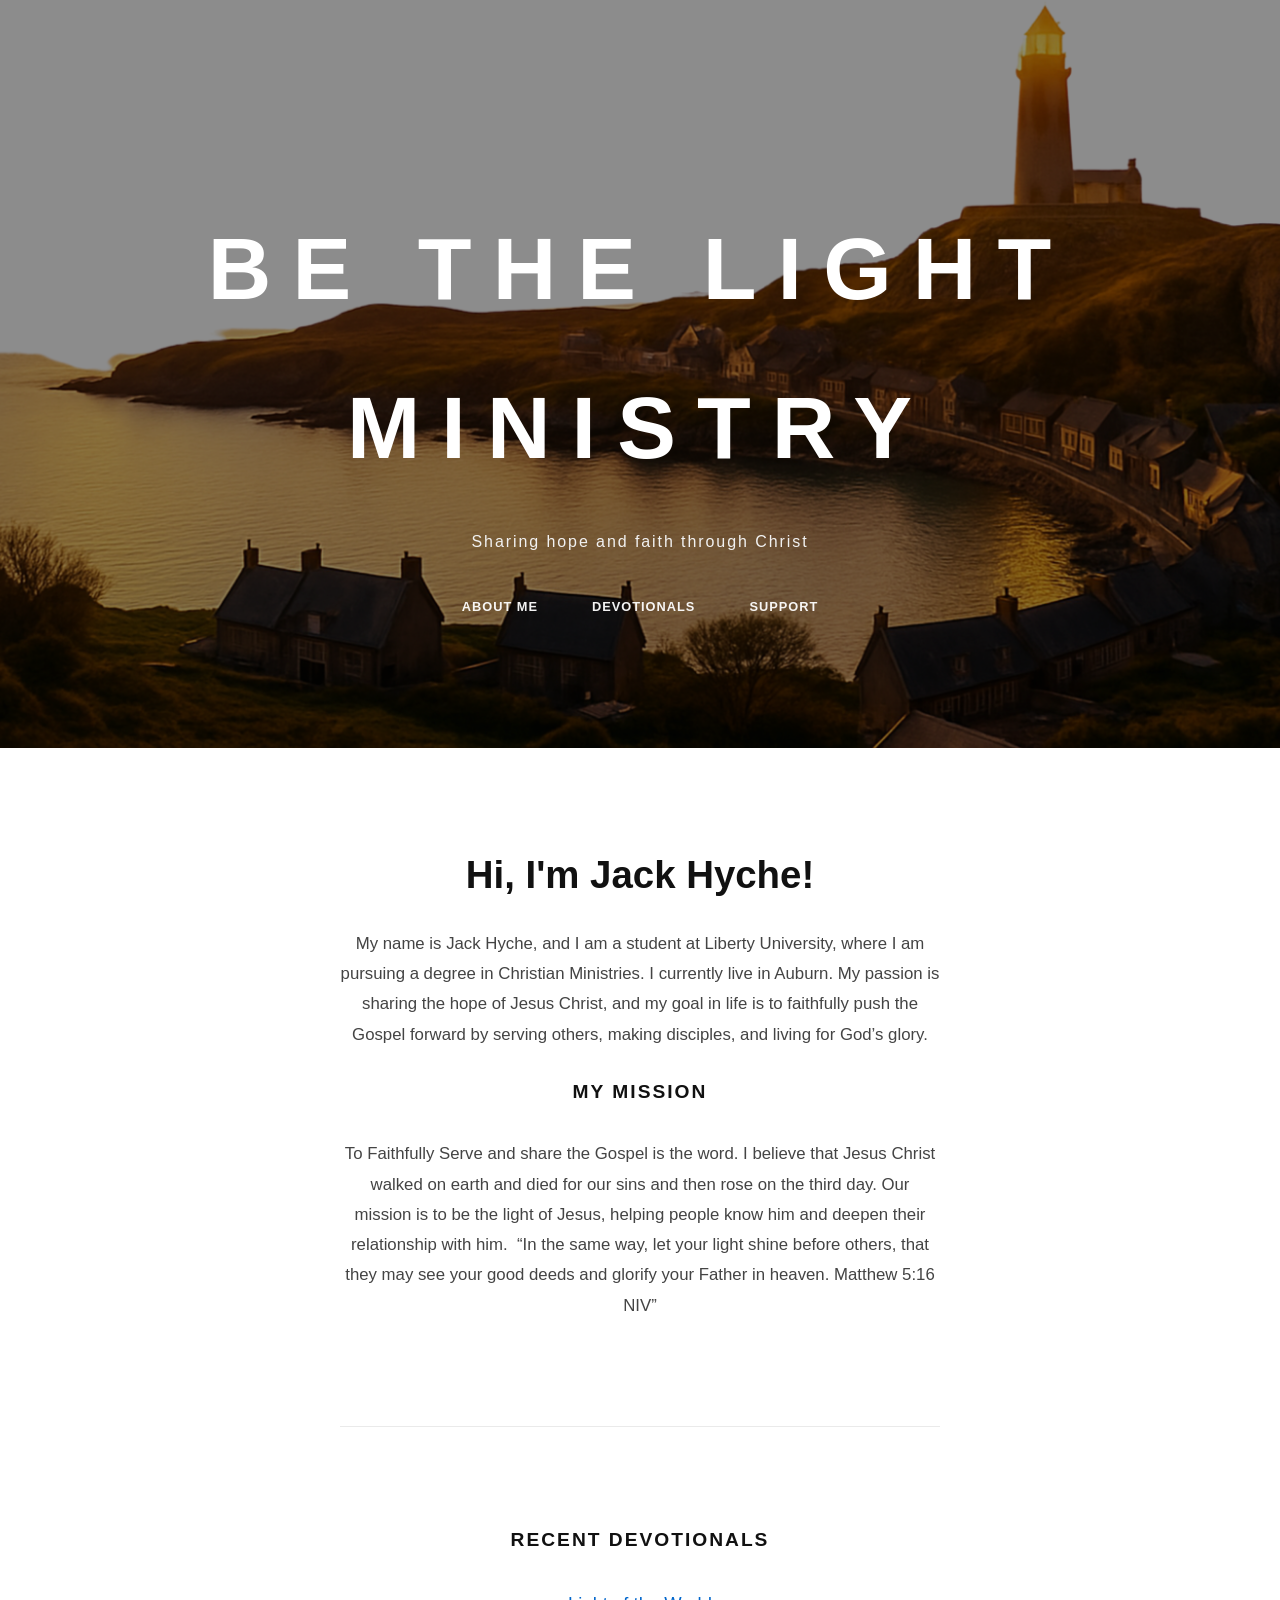
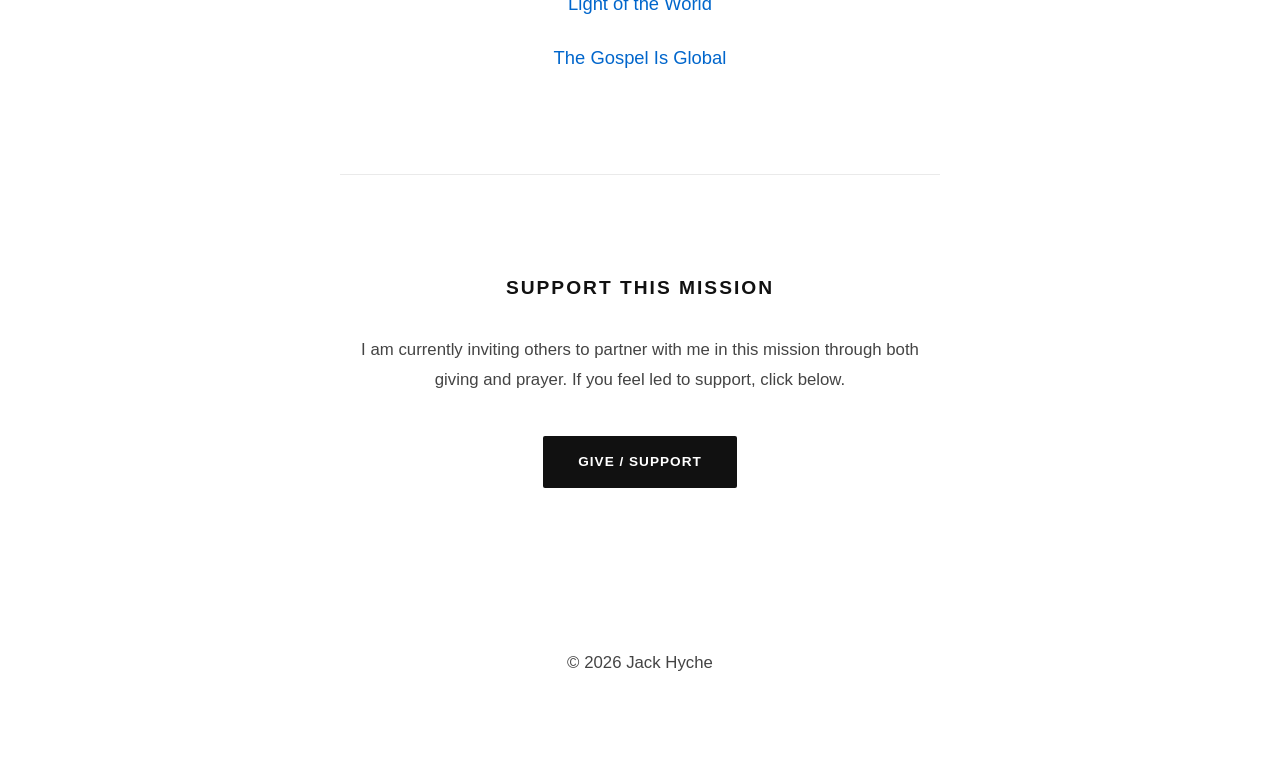
<file: index.html>
<!DOCTYPE html>
<html lang="en">
<head>
    <meta charset="UTF-8">
    <meta name="viewport" content="width=device-width, initial-scale=1.0">
    <title>Be The Light | Ministry</title>
    <link rel="stylesheet" href="style.css">
</head>
<body>

    <header class="hero">
        <div class="hero-overlay"></div>
        <div class="hero-content">
            <div class="hero-title">BE THE LIGHT MINISTRY</div>
            <p class="hero-subtitle">Sharing hope and faith through Christ</p>
        </div>
        <nav>
            <a href="#about">About Me</a>
            <a href="#devotionals">Devotionals</a>
            <a href="#support">Support</a>
        </nav>
    </header>

    <main class="content">
        <section id="about">
            <h1>Hi, I'm Jack Hyche!</h1>
            <p>My name is Jack Hyche, and I am a student at Liberty University, where I am pursuing a degree in Christian Ministries. I currently live in Auburn. My passion is sharing the hope of Jesus Christ, and my goal in life is to faithfully push the Gospel forward by serving others, making disciples, and living for God’s glory.
</p>
            <h2>My Mission</h2>
            <p>To Faithfully Serve and share the Gospel is the word. I believe that Jesus Christ walked on earth and died for our sins and then rose on the third day. Our mission is to be the light of Jesus, helping people know him and deepen their relationship with him. 
“In the same way, let your light shine before others, that they may see your good deeds and glorify your Father in heaven. Matthew 5:16 NIV”</p>
        </section>
        
        <hr>

        <section id="devotionals">
            <h2>Recent Devotionals</h2>
            <div class="link-list">
                <a href="devotional-1.html">Light of the World</a>
                <a href="devotional-2.html">The Gospel Is Global</a>
            </div>
        </section>

        <hr>

        <section id="support">
            <h2>Support This Mission</h2>
            <p>I am currently inviting others to partner with me in this mission through both giving and prayer. If you feel led to support, click below.</p>
            <a href="https://venmo.com/liam-philpott-1" class="btn">Give / Support</a>
        </section>
    </main>

    <footer>
        <p>© 2026 Jack Hyche</p>
    </footer>

</body>
</html>
</file>
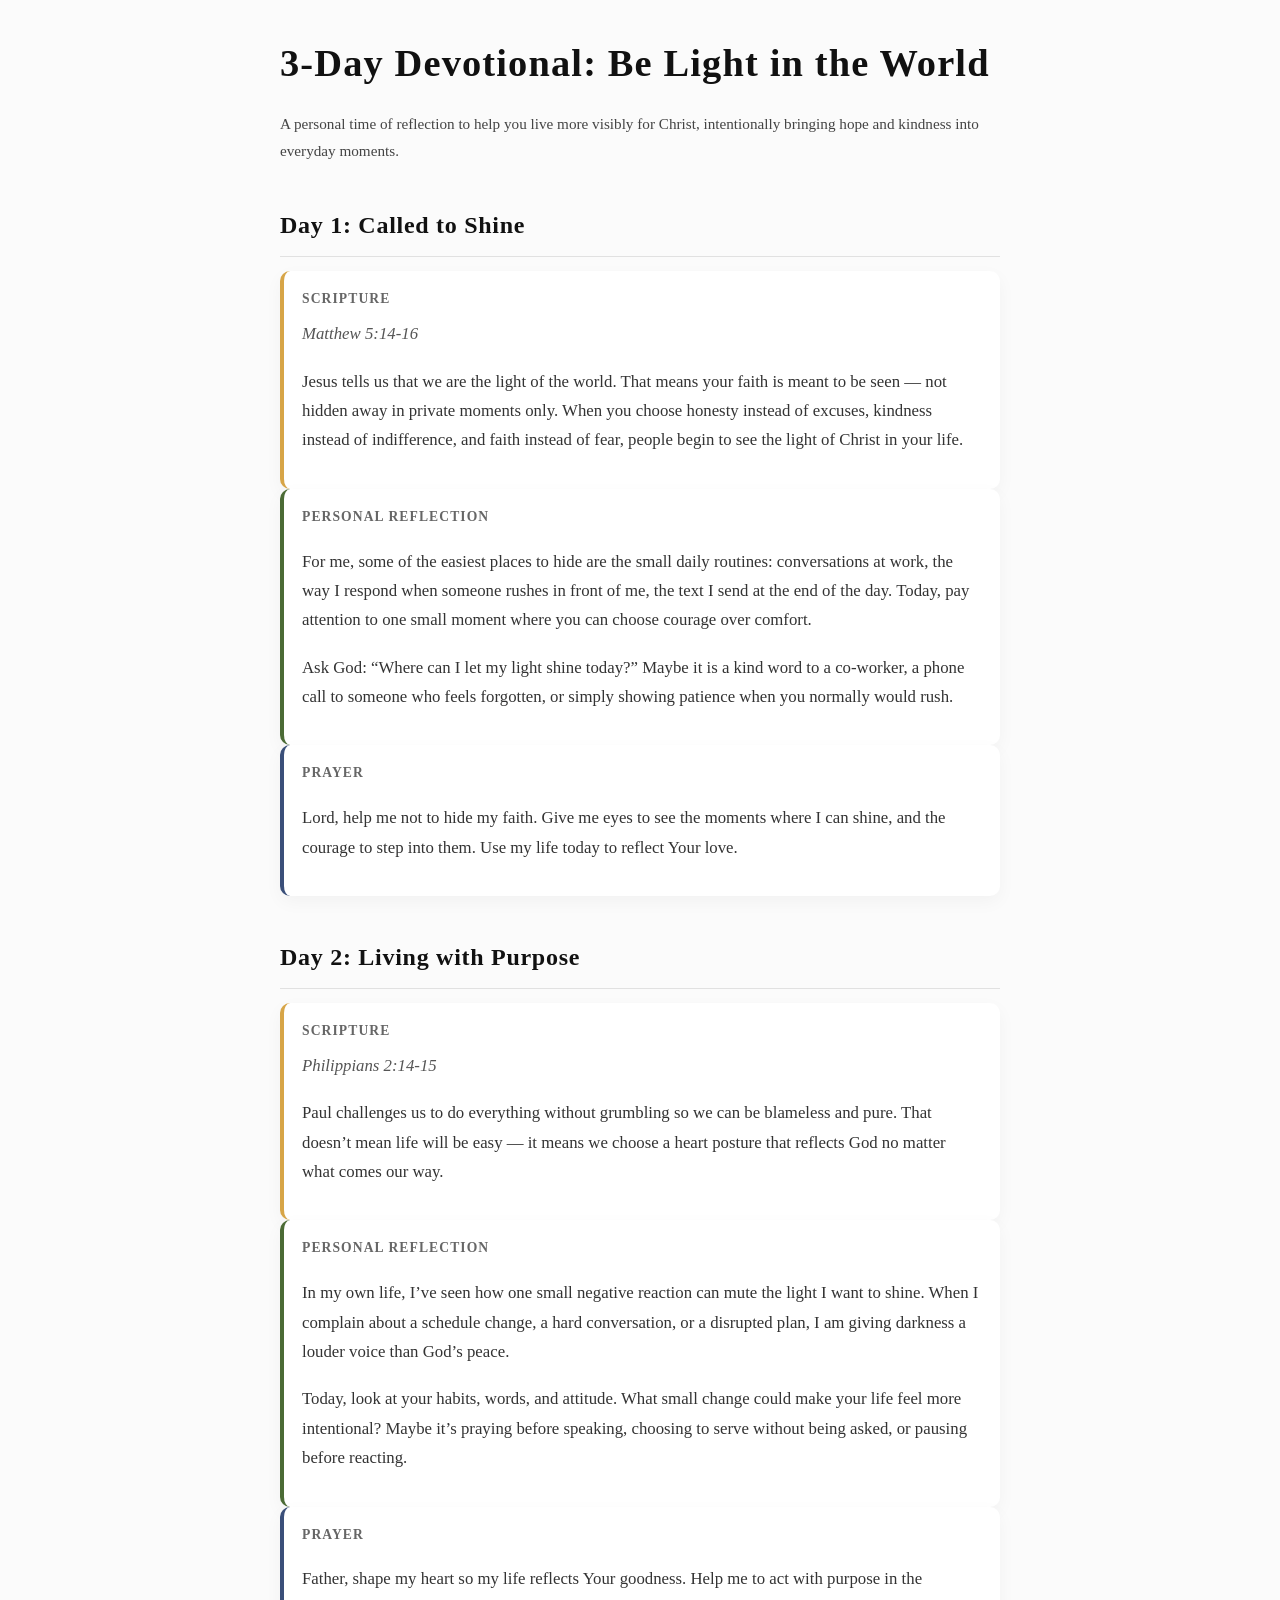
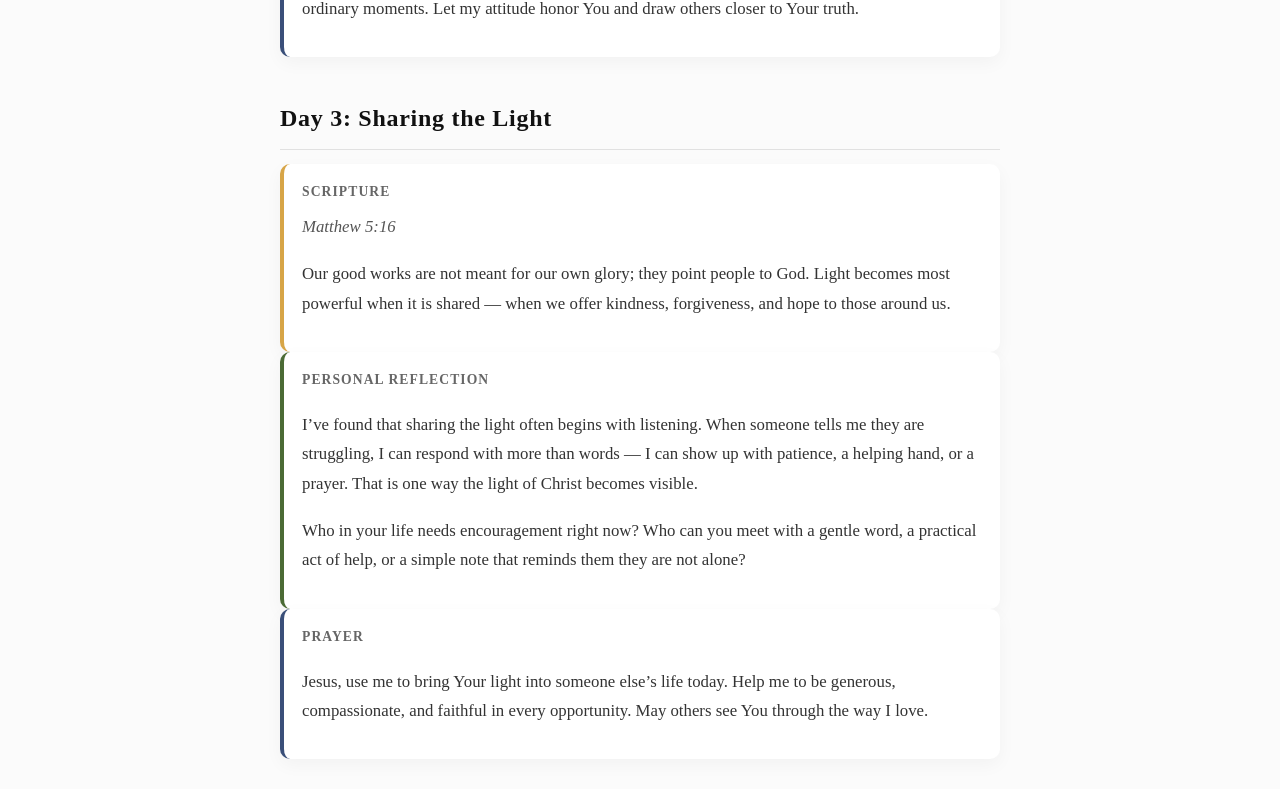
<file: devotional-1.html>
<!DOCTYPE html>
<html lang="en">
<head>
  <meta charset="UTF-8">
  <meta name="viewport" content="width=device-width, initial-scale=1.0">
  <title>3-Day Devotional: Be Light in the World</title>
  <style>
    body {
      font-family: 'Georgia', serif;
      line-height: 1.75;
      max-width: 720px;
      margin: 0 auto;
      padding: 30px 24px;
      color: #1a1a1a;
      background: #fbfbfb;
    }
    h1, h2 {
      color: #111;
      letter-spacing: 0.03em;
      margin-bottom: 14px;
    }
    h1 {
      font-size: 2.4rem;
      margin-top: 0;
    }
    h2 {
      font-size: 1.5rem;
      margin-top: 40px;
      border-bottom: 1px solid #e1e1e1;
      padding-bottom: 10px;
    }
    p {
      margin: 18px 0;
      font-size: 1.05rem;
      color: #333;
    }
    .scripture {
      font-style: italic;
      color: #555;
      margin-top: 8px;
    }
    .section-intro,
    .reflection,
    .prayer {
      background: #fff;
      border-left: 4px solid #d7a547;
      padding: 16px 18px;
      border-radius: 10px;
      box-shadow: 0 6px 18px rgba(0,0,0,0.04);
    }
    .reflection {
      border-color: #4b6b35;
    }
    .prayer {
      border-color: #3a4f79;
    }
    .label {
      display: block;
      font-weight: 700;
      margin-bottom: 6px;
      text-transform: uppercase;
      letter-spacing: 0.08em;
      font-size: 0.85rem;
      color: #666;
    }
    .day-note {
      font-size: 0.95rem;
      margin-top: 10px;
      color: #444;
    }
  </style>
</head>
<body>
  <h1>3-Day Devotional: Be Light in the World</h1>
  <p class="day-note">A personal time of reflection to help you live more visibly for Christ, intentionally bringing hope and kindness into everyday moments.</p>

  <section>
    <h2>Day 1: Called to Shine</h2>
    <div class="section-intro">
      <span class="label">Scripture</span>
      <p class="scripture">Matthew 5:14-16</p>
      <p>Jesus tells us that we are the light of the world. That means your faith is meant to be seen — not hidden away in private moments only. When you choose honesty instead of excuses, kindness instead of indifference, and faith instead of fear, people begin to see the light of Christ in your life.</p>
    </div>
    <div class="reflection">
      <span class="label">Personal Reflection</span>
      <p>For me, some of the easiest places to hide are the small daily routines: conversations at work, the way I respond when someone rushes in front of me, the text I send at the end of the day. Today, pay attention to one small moment where you can choose courage over comfort.</p>
      <p>Ask God: “Where can I let my light shine today?” Maybe it is a kind word to a co-worker, a phone call to someone who feels forgotten, or simply showing patience when you normally would rush.</p>
    </div>
    <div class="prayer">
      <span class="label">Prayer</span>
      <p>Lord, help me not to hide my faith. Give me eyes to see the moments where I can shine, and the courage to step into them. Use my life today to reflect Your love.</p>
    </div>
  </section>

  <section>
    <h2>Day 2: Living with Purpose</h2>
    <div class="section-intro">
      <span class="label">Scripture</span>
      <p class="scripture">Philippians 2:14-15</p>
      <p>Paul challenges us to do everything without grumbling so we can be blameless and pure. That doesn’t mean life will be easy — it means we choose a heart posture that reflects God no matter what comes our way.</p>
    </div>
    <div class="reflection">
      <span class="label">Personal Reflection</span>
      <p>In my own life, I’ve seen how one small negative reaction can mute the light I want to shine. When I complain about a schedule change, a hard conversation, or a disrupted plan, I am giving darkness a louder voice than God’s peace.</p>
      <p>Today, look at your habits, words, and attitude. What small change could make your life feel more intentional? Maybe it’s praying before speaking, choosing to serve without being asked, or pausing before reacting.</p>
    </div>
    <div class="prayer">
      <span class="label">Prayer</span>
      <p>Father, shape my heart so my life reflects Your goodness. Help me to act with purpose in the ordinary moments. Let my attitude honor You and draw others closer to Your truth.</p>
    </div>
  </section>

  <section>
    <h2>Day 3: Sharing the Light</h2>
    <div class="section-intro">
      <span class="label">Scripture</span>
      <p class="scripture">Matthew 5:16</p>
      <p>Our good works are not meant for our own glory; they point people to God. Light becomes most powerful when it is shared — when we offer kindness, forgiveness, and hope to those around us.</p>
    </div>
    <div class="reflection">
      <span class="label">Personal Reflection</span>
      <p>I’ve found that sharing the light often begins with listening. When someone tells me they are struggling, I can respond with more than words — I can show up with patience, a helping hand, or a prayer. That is one way the light of Christ becomes visible.</p>
      <p>Who in your life needs encouragement right now? Who can you meet with a gentle word, a practical act of help, or a simple note that reminds them they are not alone?</p>
    </div>
    <div class="prayer">
      <span class="label">Prayer</span>
      <p>Jesus, use me to bring Your light into someone else’s life today. Help me to be generous, compassionate, and faithful in every opportunity. May others see You through the way I love.</p>
    </div>
  </section>
</body>
</html>
</file>
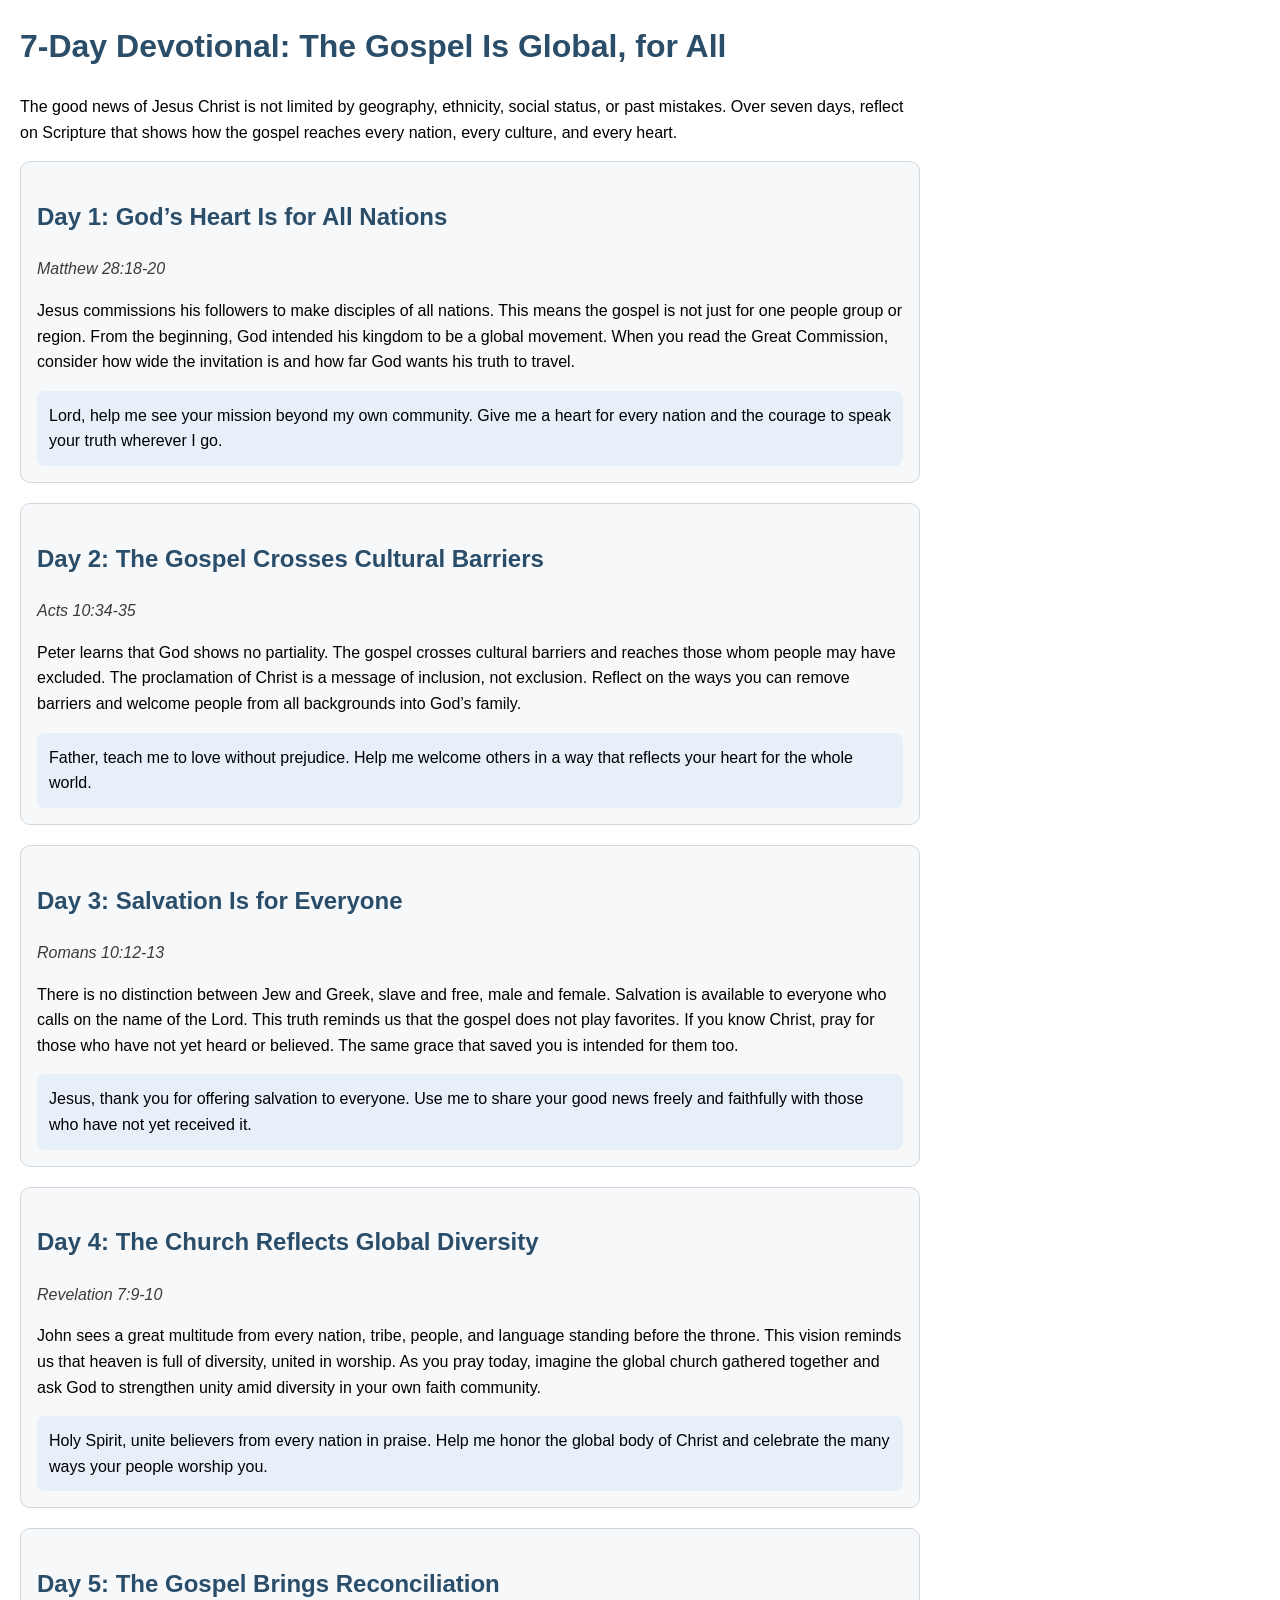
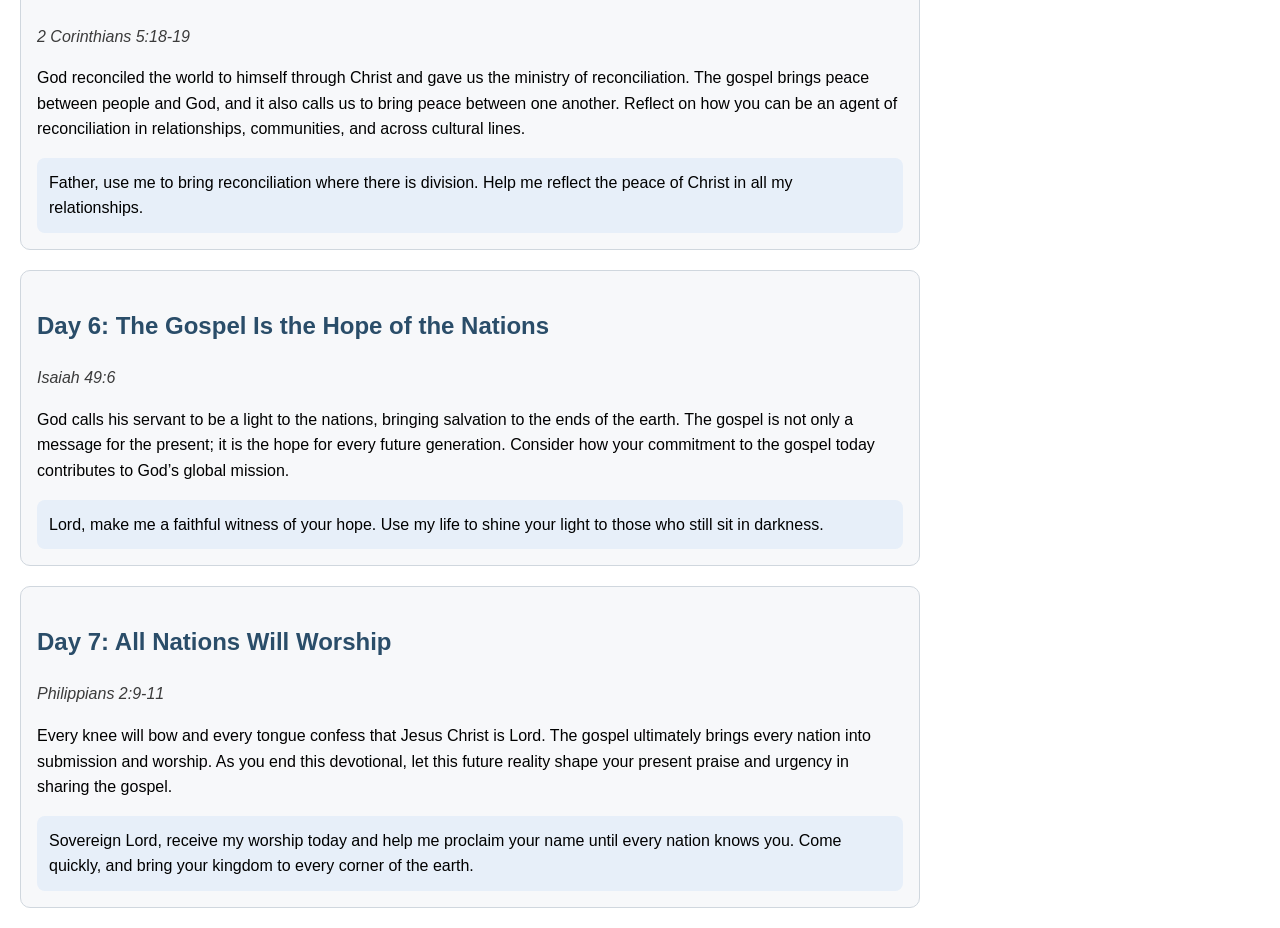
<file: devotional-2.html>
<!DOCTYPE html>
<html lang="en">
  <head>
    <meta charset="UTF-8" />
    <meta name="viewport" content="width=device-width, initial-scale=1.0" />
    <title>7-Day Devotional: The Gospel Is Global</title>
    <style>
      body {
        font-family: Arial, sans-serif;
        line-height: 1.6;
        margin: 20px;
        max-width: 900px;
      }
      h1, h2 {
        color: #2a4d69;
      }
      p {
        margin-bottom: 1rem;
      }
      .day {
        border: 1px solid #d0d7de;
        padding: 16px;
        margin-bottom: 20px;
        border-radius: 10px;
        background: #f7f8fa;
      }
      .scripture {
        font-style: italic;
        color: #3b3b3b;
      }
      .reflection {
        margin-top: 10px;
      }
      .prayer {
        margin-top: 15px;
        padding: 12px;
        background: #e7eff9;
        border-radius: 8px;
      }
    </style>
  </head>
  <body>
    <h1>7-Day Devotional: The Gospel Is Global, for All</h1>
    <p>
      The good news of Jesus Christ is not limited by geography, ethnicity, social status, or past mistakes.
      Over seven days, reflect on Scripture that shows how the gospel reaches every nation, every culture, and every heart.
    </p>

    <section class="day">
      <h2>Day 1: God’s Heart Is for All Nations</h2>
      <p class="scripture">Matthew 28:18-20</p>
      <p class="reflection">
        Jesus commissions his followers to make disciples of all nations. This means the gospel is not just for one people group or region.
        From the beginning, God intended his kingdom to be a global movement. When you read the Great Commission, consider how wide the invitation is and how far God wants his truth to travel.
      </p>
      <div class="prayer">
        Lord, help me see your mission beyond my own community. Give me a heart for every nation and the courage to speak your truth wherever I go.
      </div>
    </section>

    <section class="day">
      <h2>Day 2: The Gospel Crosses Cultural Barriers</h2>
      <p class="scripture">Acts 10:34-35</p>
      <p class="reflection">
        Peter learns that God shows no partiality. The gospel crosses cultural barriers and reaches those whom people may have excluded.
        The proclamation of Christ is a message of inclusion, not exclusion. Reflect on the ways you can remove barriers and welcome people from all backgrounds into God’s family.
      </p>
      <div class="prayer">
        Father, teach me to love without prejudice. Help me welcome others in a way that reflects your heart for the whole world.
      </div>
    </section>

    <section class="day">
      <h2>Day 3: Salvation Is for Everyone</h2>
      <p class="scripture">Romans 10:12-13</p>
      <p class="reflection">
        There is no distinction between Jew and Greek, slave and free, male and female. Salvation is available to everyone who calls on the name of the Lord.
        This truth reminds us that the gospel does not play favorites. If you know Christ, pray for those who have not yet heard or believed. The same grace that saved you is intended for them too.
      </p>
      <div class="prayer">
        Jesus, thank you for offering salvation to everyone. Use me to share your good news freely and faithfully with those who have not yet received it.
      </div>
    </section>

    <section class="day">
      <h2>Day 4: The Church Reflects Global Diversity</h2>
      <p class="scripture">Revelation 7:9-10</p>
      <p class="reflection">
        John sees a great multitude from every nation, tribe, people, and language standing before the throne.
        This vision reminds us that heaven is full of diversity, united in worship. As you pray today, imagine the global church gathered together and ask God to strengthen unity amid diversity in your own faith community.
      </p>
      <div class="prayer">
        Holy Spirit, unite believers from every nation in praise. Help me honor the global body of Christ and celebrate the many ways your people worship you.
      </div>
    </section>

    <section class="day">
      <h2>Day 5: The Gospel Brings Reconciliation</h2>
      <p class="scripture">2 Corinthians 5:18-19</p>
      <p class="reflection">
        God reconciled the world to himself through Christ and gave us the ministry of reconciliation.
        The gospel brings peace between people and God, and it also calls us to bring peace between one another. Reflect on how you can be an agent of reconciliation in relationships, communities, and across cultural lines.
      </p>
      <div class="prayer">
        Father, use me to bring reconciliation where there is division. Help me reflect the peace of Christ in all my relationships.
      </div>
    </section>

    <section class="day">
      <h2>Day 6: The Gospel Is the Hope of the Nations</h2>
      <p class="scripture">Isaiah 49:6</p>
      <p class="reflection">
        God calls his servant to be a light to the nations, bringing salvation to the ends of the earth.
        The gospel is not only a message for the present; it is the hope for every future generation. Consider how your commitment to the gospel today contributes to God’s global mission.
      </p>
      <div class="prayer">
        Lord, make me a faithful witness of your hope. Use my life to shine your light to those who still sit in darkness.
      </div>
    </section>

    <section class="day">
      <h2>Day 7: All Nations Will Worship</h2>
      <p class="scripture">Philippians 2:9-11</p>
      <p class="reflection">
        Every knee will bow and every tongue confess that Jesus Christ is Lord.
        The gospel ultimately brings every nation into submission and worship. As you end this devotional, let this future reality shape your present praise and urgency in sharing the gospel.
      </p>
      <div class="prayer">
        Sovereign Lord, receive my worship today and help me proclaim your name until every nation knows you. Come quickly, and bring your kingdom to every corner of the earth.
      </div>
    </section>
  </body>
</html>
</file>
<file: style.css>
/* --- Global Style --- */
body {
    font-family: 'Helvetica Neue', 'Arial', sans-serif;
    line-height: 1.8; /* Slightly wider spacing so devotionals are easier to read */
    color: #2b2b2b;
    margin: 0;
    padding: 0;
    text-align: center;
    background-color: #ffffff; /* Clean white canvas background */
}

/* --- Navigation Header --- */
/* --- Navigation Header --- */
header {
    padding: 40px 20px 20px 20px;
    background: #ffffff;
    display: flex;
    align-items: center;
    justify-content: center;
    flex-direction: column;
}

.hero {
    position: relative;
    min-height: 72vh;
    display: flex;
    flex-direction: column;
    justify-content: center;
    align-items: center;
    padding: 80px 20px 20px;
    background: url("images/hero-bg.png") no-repeat center/cover;
    color: #ffffff;
    text-align: center;
}

.hero-overlay {
    position: absolute;
    inset: 0;
    background: rgba(0, 0, 0, 0.45);
}

.hero-content {
    position: relative;
    z-index: 1;
    width: 100%;
    max-width: 900px;
}

.hero-title {
    font-size: clamp(3rem, 7vw, 5.5rem);
    font-weight: 900;
    letter-spacing: 0.24em;
    text-transform: uppercase;
    margin: 0;
}

.hero-subtitle {
    margin: 22px auto 0;
    max-width: 720px;
    font-size: 1rem;
    line-height: 1.6;
    letter-spacing: 0.12em;
    color: #f2f2f2;
}

.hero nav {
    position: relative;
    z-index: 1;
    margin-top: 40px;
    display: flex;
    flex-wrap: wrap;
    justify-content: center;
    gap: 18px;
}

.hero nav a {
    color: rgba(255, 255, 255, 0.95);
}

.brand {
    display: flex;
    align-items: center;
    flex-direction: column;
}

.logo {
    width: calc(180px + 2cm);
    height: auto;
    margin: 0 0 12px 0;
    border-radius: 8px;
    object-fit: contain;
    background: transparent;
}

.site-title {
    font-size: 1.6rem;
    font-weight: 700;
    letter-spacing: 3px;
    margin: 0; /* reset since layout uses flex */
    color: #111111;
}

nav {
    margin-top: 14px;
}

nav a {
    margin: 0 18px;
    text-decoration: none;
    color: #666666;
    text-transform: uppercase;
    font-size: 0.8rem;
    font-weight: 600;
    letter-spacing: 1px;
    transition: color 0.2s ease;
}

nav a:hover {
    color: #000000;
}

/* --- Continuous Top-to-Bottom Content Layout --- */
.content {
    max-width: 600px;  /* Keeps the text at a comfortable reading width */
    margin: 0 auto;    /* Centers the column on the screen */
    padding: 0 25px;   /* Side padding for mobile phones */
}

/* Give each section generous spacing below it to encourage scrolling */
section {
    padding: 60px 0; 
}

h1 { 
    font-size: 2.4rem; 
    color: #111111; 
    margin-bottom: 20px;
    font-weight: 700;
}

h2 { 
    font-size: 1.2rem; 
    margin-bottom: 30px; 
    color: #111111; 
    text-transform: uppercase; 
    letter-spacing: 2px; 
    font-weight: 700;
}

p {
    font-size: 1.05rem;
    color: #444444;
    margin-bottom: 25px;
}

/* --- Elegant Divider Lines --- */
hr {
    border: 0;
    border-top: 1px solid #eaeaea; /* Light elegant divider between sections */
    margin: 20px 0;
}

/* --- Devotional Scroll Links --- */
.link-list a {
    display: block;
    margin: 20px 0;
    color: #0066cc;
    text-decoration: none;
    font-size: 1.15rem;
}

.link-list a:hover {
    text-decoration: underline;
}

/* --- Support Button --- */
.btn {
    display: inline-block;
    padding: 14px 35px;
    background: #111111;
    color: #ffffff;
    text-decoration: none;
    border-radius: 2px;
    margin-top: 15px;
    font-size: 0.85rem;
    text-transform: uppercase;
    font-weight: 600;
    letter-spacing: 1px;
}

.btn:hover {
    background: #333333;
}

/* --- Footer --- */
footer {
    margin-top: 100px;
    font-size: 0.8rem;
    color: #999999;
    padding-bottom: 60px;
}
</file>
